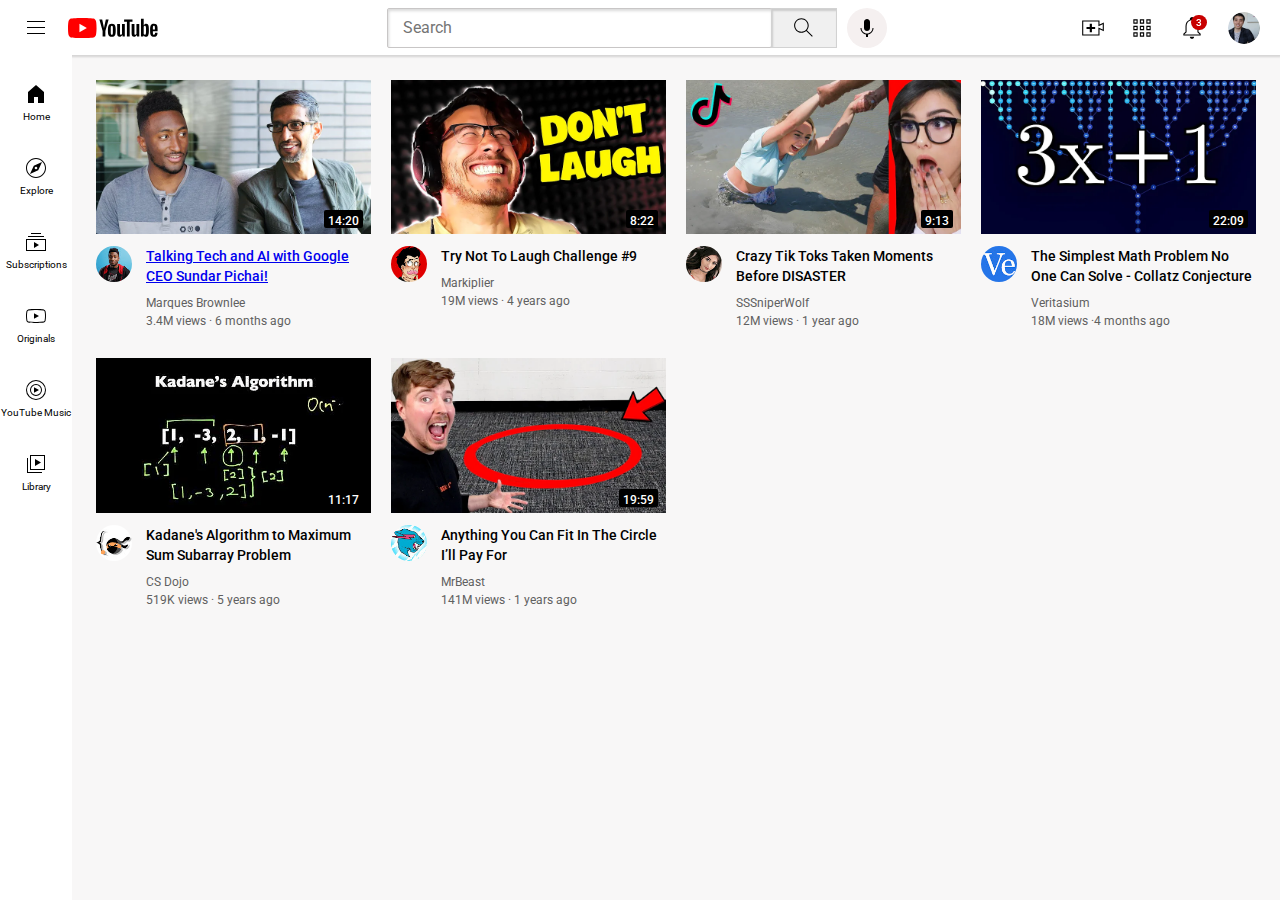
<file: index.html>
<!DOCTYPE html>
<html>
  <head>
    <title>YouTube.com Clone</title>
    <link rel="preconnect" href="https://fonts.googleapis.com" />
    <link rel="preconnect" href="https://fonts.gstatic.com" crossorigin />
    <link
      href="https://fonts.googleapis.com/css2?family=Roboto:ital,wght@0,100..900;1,100..900&display=swap"
      rel="stylesheet"
    />
    <link rel="stylesheet" href="styles/general.css" />
    <link rel="stylesheet" href="styles/header.css" />
    <link rel="stylesheet" href="styles/videos.css" />
    <link rel="stylesheet" href="styles/sidebar.css" />
  </head>
  <body>
    <div class="header">
      <div class="left-section">
        <img class="hamburger" src="icons/hamburger-menu.svg" />
        <img class="youtube-logo" src="icons/youtube-logo.svg" />
      </div>
      <div class="middle-section">
        <input class="search-bar" type="text" placeholder="Search" />
        <button class="search-button">
          <img class="search-icon" src="icons/search.svg" />
          <div class="tooltip">Search</div>
        </button>
        <button class="voice-button">
          <img class="voice-search-icon" src="icons/voice-search-icon.svg" />
          <div class="tooltip">Search with your voice</div>
        </button>
      </div>
      <div class="right-section">
        <div class="upload-icon-container">
          <img class="upload-icon" src="icons/upload.svg" />
          <div class="tooltip">Create</div>
        </div>
        <div class="youtube-apps-icon-container">
          <img class="youtube-apps-icon" src="icons/youtube-apps.svg" />
          <div class="tooltip">YouTube apps</div>
        </div>

        <div class="notifications-icon-container">
          <div class="notifications-count">3</div>
          <img class="notifications-icon" src="icons/notifications.svg" />
          <div class="tooltip">Notifications</div>
        </div>
        <img class="mychannel-icon" src="icons/my-channel.jpeg" />
      </div>
    </div>
    <div class="sidebar">
      <div class="sidebar-link">
        <img src="icons/home.svg" />
        <div>Home</div>
      </div>

      <div class="sidebar-link">
        <img src="icons/explore.svg" />
        <div>Explore</div>
      </div>

      <div class="sidebar-link">
        <img src="icons/subscriptions.svg" />
        <div>Subscriptions</div>
      </div>

      <div class="sidebar-link">
        <img src="icons/originals.svg" />
        <div>Originals</div>
      </div>

      <div class="sidebar-link">
        <img src="icons/youtube-music.svg" />
        <div>YouTube Music</div>
      </div>

      <div class="sidebar-link">
        <img src="icons/library.svg" />
        <div>Library</div>
      </div>
    </div>

    <div class="video-grid">
      <div class="video-preview">
        <div class="thumbnail-row">
          <a href="https://www.youtube.com/watch?v=n2RNcPRtAiY">
            <img class="thumbnail" src="thumbnails/thumbnail-1.webp" />
          <div class="video-time">14:20</div>
        </div>
        <div class="video-info-grid">
          <div class="channel-picture">
            <img class="profile-picture" src="channelpictures/channel-1.jpeg" />
            
          </div>
          </a>
          

          <div class="video-info">
            <p class="video-title">
              <a class="video-link" href="https://www.youtube.com/watch?v=n2RNcPRtAiY">
              Talking Tech and AI with Google CEO Sundar Pichai!
            </p>
          </a>
            <p class="video-author">Marques Brownlee</p>
            <p class="video-stats">3.4M views &#183; 6 months ago</p>
          </div>
        </div>
      </div>

      <div class="video-preview">
        <div class="thumbnail-row">
          <img class="thumbnail" src="thumbnails/thumbnail-2.webp" />
          <div class="video-time">8:22</div>
        </div>
        <div class="video-info-grid">
          <div class="channel-picture">
            <img class="profile-picture" src="channelpictures/channel-2.jpeg" />
          </div>

          <div class="video-info">
            <p class="video-title">Try Not To Laugh Challenge #9</p>
            <p class="video-author">Markiplier</p>
            <p class="video-stats">19M views &#183; 4 years ago</p>
          </div>
        </div>
      </div>
      <div class="video-preview">
        <div class="thumbnail-row">
          <img class="thumbnail" src="thumbnails/thumbnail-7.webp" />
          <div class="video-time">9:13</div>
        </div>
        <div class="video-info-grid">
          <div class="channel-picture">
            <img class="profile-picture" src="channelpictures/channel-4.jpeg" />
          </div>

          <div class="video-info">
            <p class="video-title">
              Crazy Tik Toks Taken Moments Before DISASTER
            </p>
            <p class="video-author">SSSniperWolf</p>
            <p class="video-stats">12M views &#183; 1 year ago</p>
          </div>
        </div>
      </div>

      <div class="video-preview">
        <div class="thumbnail-row">
          <img class="thumbnail" src="thumbnails/thumbnail-8.webp" />
          <div class="video-time">22:09</div>
        </div>
        <div class="video-info-grid">
          <div class="channel-picture">
            <img class="profile-picture" src="channelpictures/channel-5.jpeg" />
          </div>

          <div class="video-info">
            <p class="video-title">
              The Simplest Math Problem No One Can Solve - Collatz Conjecture
            </p>
            <p class="video-author">Veritasium</p>
            <p class="video-stats">18M views &#183;4 months ago</p>
          </div>
        </div>
      </div>
      <div class="video-preview">
        <div class="thumbnail-row">
          <img class="thumbnail" src="thumbnails/thumbnail-9.webp" />
          <div class="video-time">11:17</div>
        </div>
        <div class="video-info-grid">
          <div class="channel-picture">
            <img class="profile-picture" src="channelpictures/channel-6.jpeg" />
          </div>

          <div class="video-info">
            <p class="video-title">
              Kadane's Algorithm to Maximum Sum Subarray Problem
            </p>
            <p class="video-author">CS Dojo</p>
            <p class="video-stats">519K views &#183; 5 years ago</p>
          </div>
        </div>
      </div>

      <div class="video-preview">
        <div class="thumbnail-row">
          <img class="thumbnail" src="thumbnails/thumbnail-10.webp" />
          <div class="video-time">19:59</div>
        </div>
        <div class="video-info-grid">
          <div class="channel-picture">
            <img class="profile-picture" src="channelpictures/channel-7.jpeg" />
          </div>

          <div class="video-info">
            <p class="video-title">
              Anything You Can Fit In The Circle I’ll Pay For
            </p>
            <p class="video-author">MrBeast</p>
            <p class="video-stats">141M views &#183; 1 years ago</p>
          </div>
        </div>
      </div>
    </div>
  </body>
</html>
</file>
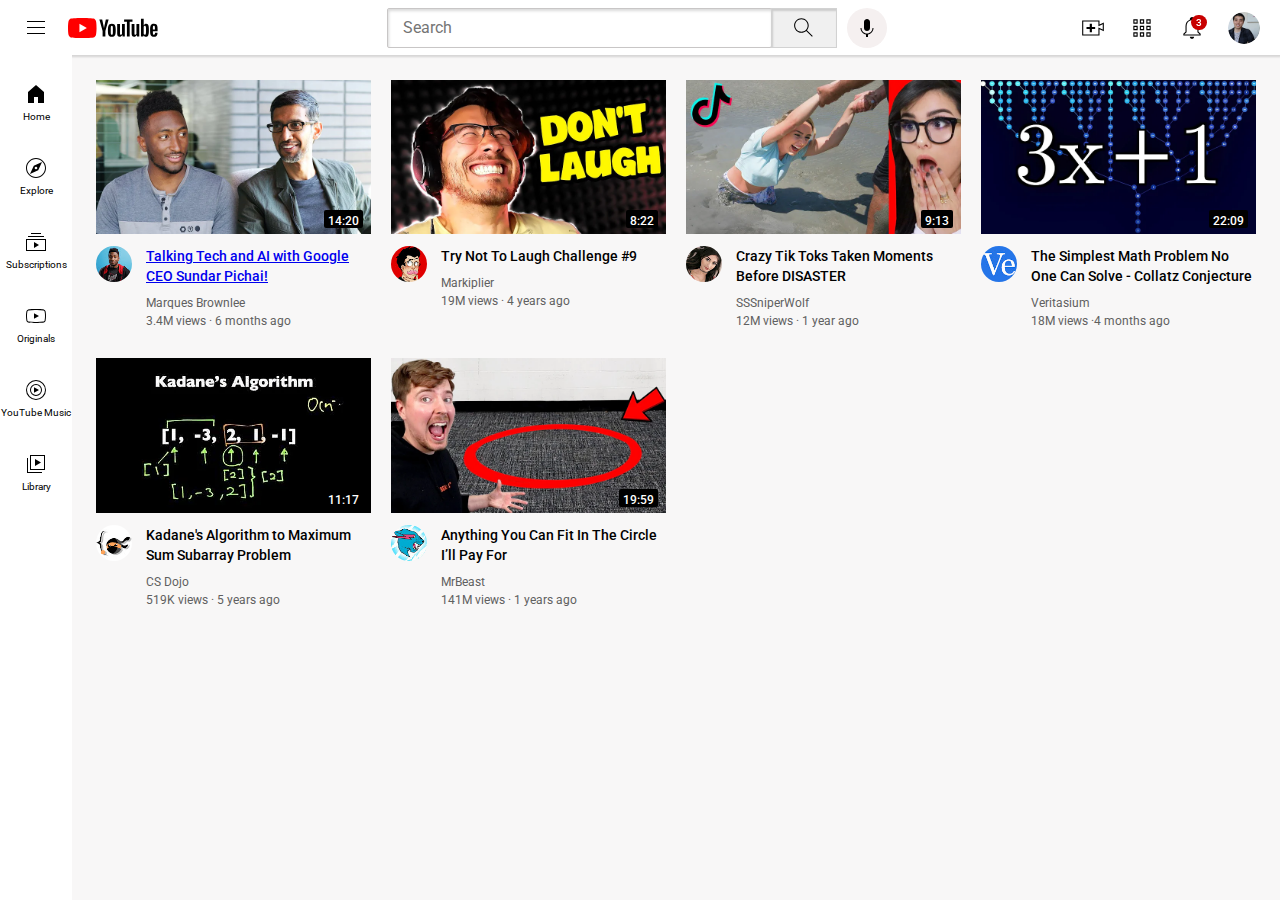
<file: youtube.html>
<!DOCTYPE html>
<html>
  <head>
    <title>YouTube.com Clone</title>
    <link rel="preconnect" href="https://fonts.googleapis.com" />
    <link rel="preconnect" href="https://fonts.gstatic.com" crossorigin />
    <link
      href="https://fonts.googleapis.com/css2?family=Roboto:ital,wght@0,100..900;1,100..900&display=swap"
      rel="stylesheet"
    />
    <link rel="stylesheet" href="styles/general.css" />
    <link rel="stylesheet" href="styles/header.css" />
    <link rel="stylesheet" href="styles/videos.css" />
    <link rel="stylesheet" href="styles/sidebar.css" />
  </head>
  <body>
    <div class="header">
      <div class="left-section">
        <img class="hamburger" src="icons/hamburger-menu.svg" />
        <img class="youtube-logo" src="icons/youtube-logo.svg" />
      </div>
      <div class="middle-section">
        <input class="search-bar" type="text" placeholder="Search" />
        <button class="search-button">
          <img class="search-icon" src="icons/search.svg" />
          <div class="tooltip">Search</div>
        </button>
        <button class="voice-button">
          <img class="voice-search-icon" src="icons/voice-search-icon.svg" />
          <div class="tooltip">Search with your voice</div>
        </button>
      </div>
      <div class="right-section">
        <div class="upload-icon-container">
          <img class="upload-icon" src="icons/upload.svg" />
          <div class="tooltip">Create</div>
        </div>
        <div class="youtube-apps-icon-container">
          <img class="youtube-apps-icon" src="icons/youtube-apps.svg" />
          <div class="tooltip">YouTube apps</div>
        </div>

        <div class="notifications-icon-container">
          <div class="notifications-count">3</div>
          <img class="notifications-icon" src="icons/notifications.svg" />
          <div class="tooltip">Notifications</div>
        </div>
        <img class="mychannel-icon" src="icons/my-channel.jpeg" />
      </div>
    </div>
    <div class="sidebar">
      <div class="sidebar-link">
        <img src="/icons/home.svg" />
        <div>Home</div>
      </div>

      <div class="sidebar-link">
        <img src="/icons/explore.svg" />
        <div>Explore</div>
      </div>

      <div class="sidebar-link">
        <img src="/icons/subscriptions.svg" />
        <div>Subscriptions</div>
      </div>

      <div class="sidebar-link">
        <img src="/icons/originals.svg" />
        <div>Originals</div>
      </div>

      <div class="sidebar-link">
        <img src="/icons/youtube-music.svg" />
        <div>YouTube Music</div>
      </div>

      <div class="sidebar-link">
        <img src="/icons/library.svg" />
        <div>Library</div>
      </div>
    </div>

    <div class="video-grid">
      <div class="video-preview">
        <div class="thumbnail-row">
          <a href="https://www.youtube.com/watch?v=n2RNcPRtAiY">
            <img class="thumbnail" src="thumbnails/thumbnail-1.webp" />
          <div class="video-time">14:20</div>
        </div>
        <div class="video-info-grid">
          <div class="channel-picture">
            <img class="profile-picture" src="channelpictures/channel-1.jpeg" />
            
          </div>
          </a>
          

          <div class="video-info">
            <p class="video-title">
              <a class="video-link" href="https://www.youtube.com/watch?v=n2RNcPRtAiY">
              Talking Tech and AI with Google CEO Sundar Pichai!
            </p>
          </a>
            <p class="video-author">Marques Brownlee</p>
            <p class="video-stats">3.4M views &#183; 6 months ago</p>
          </div>
        </div>
      </div>

      <div class="video-preview">
        <div class="thumbnail-row">
          <img class="thumbnail" src="thumbnails/thumbnail-2.webp" />
          <div class="video-time">8:22</div>
        </div>
        <div class="video-info-grid">
          <div class="channel-picture">
            <img class="profile-picture" src="channelpictures/channel-2.jpeg" />
          </div>

          <div class="video-info">
            <p class="video-title">Try Not To Laugh Challenge #9</p>
            <p class="video-author">Markiplier</p>
            <p class="video-stats">19M views &#183; 4 years ago</p>
          </div>
        </div>
      </div>
      <div class="video-preview">
        <div class="thumbnail-row">
          <img class="thumbnail" src="thumbnails/thumbnail-7.webp" />
          <div class="video-time">9:13</div>
        </div>
        <div class="video-info-grid">
          <div class="channel-picture">
            <img class="profile-picture" src="channelpictures/channel-4.jpeg" />
          </div>

          <div class="video-info">
            <p class="video-title">
              Crazy Tik Toks Taken Moments Before DISASTER
            </p>
            <p class="video-author">SSSniperWolf</p>
            <p class="video-stats">12M views &#183; 1 year ago</p>
          </div>
        </div>
      </div>

      <div class="video-preview">
        <div class="thumbnail-row">
          <img class="thumbnail" src="thumbnails/thumbnail-8.webp" />
          <div class="video-time">22:09</div>
        </div>
        <div class="video-info-grid">
          <div class="channel-picture">
            <img class="profile-picture" src="channelpictures/channel-5.jpeg" />
          </div>

          <div class="video-info">
            <p class="video-title">
              The Simplest Math Problem No One Can Solve - Collatz Conjecture
            </p>
            <p class="video-author">Veritasium</p>
            <p class="video-stats">18M views &#183;4 months ago</p>
          </div>
        </div>
      </div>
      <div class="video-preview">
        <div class="thumbnail-row">
          <img class="thumbnail" src="thumbnails/thumbnail-9.webp" />
          <div class="video-time">11:17</div>
        </div>
        <div class="video-info-grid">
          <div class="channel-picture">
            <img class="profile-picture" src="channelpictures/channel-6.jpeg" />
          </div>

          <div class="video-info">
            <p class="video-title">
              Kadane's Algorithm to Maximum Sum Subarray Problem
            </p>
            <p class="video-author">CS Dojo</p>
            <p class="video-stats">519K views &#183; 5 years ago</p>
          </div>
        </div>
      </div>

      <div class="video-preview">
        <div class="thumbnail-row">
          <img class="thumbnail" src="thumbnails/thumbnail-10.webp" />
          <div class="video-time">19:59</div>
        </div>
        <div class="video-info-grid">
          <div class="channel-picture">
            <img class="profile-picture" src="channelpictures/channel-7.jpeg" />
          </div>

          <div class="video-info">
            <p class="video-title">
              Anything You Can Fit In The Circle I’ll Pay For
            </p>
            <p class="video-author">MrBeast</p>
            <p class="video-stats">141M views &#183; 1 years ago</p>
          </div>
        </div>
      </div>
    </div>
  </body>
</html>
</file>
<file: styles/general.css>
p {
  font-family: Roboto, Arial;
  margin-top: 0;
  margin-bottom: 0;
}
body {
  font-family: Roboto, Arial;
  margin: 0;
  padding-top: 80px;
  padding-left: 96px;
  padding-right: 24px;
  background-color: rgb(248, 247, 247);
}
</file>
<file: styles/header.css>
.header {
  height: 55px;
  display: flex;
  flex-direction: row;
  justify-content: space-between;
  align-items: center;
  margin-top: 0;
  margin-bottom: 0;
  position: fixed;
  top: 0;
  left: 0;
  right: 0;
  background-color: white;
  border-bottom: rgb(216, 215, 215);
  border-bottom-style: solid;
  border-bottom-width: 1px;
  box-shadow: 1px 1px 2px rgba(0 0, 0, 0.15);
  z-index: 100;
  cursor: pointer;
}
.left-section {
  display: flex;
  align-items: center;
}
.hamburger {
  height: 24px;
  margin-left: 24px;
  margin-right: 20px;
}
.youtube-logo {
  height: 20px;
}
.middle-section {
  display: flex;

  flex: 1;
  margin-left: 70px;
  margin-right: 35px;
  max-width: 500px;
  align-items: center;
}
.search-bar {
  height: 36px;
  padding-left: 15px;
  flex: 1;
  font-size: 16px;
  border: rgb(200, 198, 198);
  border-style: solid;
  border-width: 1px;
  border-radius: 2px;
  box-shadow: inset 1px 2px 3px rgba(0 0, 0, 0.15);
  width: 0;
}
.search-bar::placeholder {
  font-family: Roboto, Arial;
  font-size: 16px;
}
.search-button {
  height: 40px;
  width: 66px;
  border: rgb(210, 210, 210);
  border-style: solid;
  border-width: 1px;

  box-shadow: inset 1px 2px 2px rgba(0 0, 0, 0.15);
  background-color: rgb(240, 240, 240);
  margin-left: -1px;
  margin-right: 10px;
  position: relative;
}
.search-button,
.voice-button,
.upload-icon-container,
.youtube-apps-icon-container,
.notifications-icon-container {
  position: relative;
  display: flex;
  align-items: center;
  justify-content: center;
}
.search-button .tooltip,
.voice-button .tooltip,
.upload-icon-container .tooltip,
.youtube-apps-icon-container .tooltip,
.notifications-icon-container .tooltip {
  background-color: rgb(117, 117, 117);
  color: white;
  border: none;
  border-radius: 2px;
  bottom: -30px;
  position: absolute;
  padding-left: 3px;
  padding-right: 3px;
  padding-top: 3px;
  padding-bottom: 3px;
  opacity: 0;
  transition: opacity 0.15s;
  pointer-events: none;
  white-space: nowrap;
}
.search-button:hover .tooltip,
.voice-button:hover .tooltip,
.upload-icon-container:hover .tooltip,
.youtube-apps-icon-container:hover .tooltip,
.notifications-icon-container:hover .tooltip {
  opacity: 1;
}

.search-icon {
  height: 25px;
}

.voice-button {
  border-radius: 20px;

  height: 40px;
  width: 40px;
  padding-left: 5px;
  padding-right: 5px;
  border: none;
  background-color: rgb(245, 240, 240);
}
.voice-search-icon {
  height: 24px;
}

.right-section {
  width: 180px;
  display: flex;
  align-items: center;
  justify-content: space-between;
  margin-right: 20px;
  flex-shrink: 0;
}
.upload-icon {
  height: 26px;
}
.youtube-apps-icon {
  height: 26px;
}
.notifications-icon {
  height: 26px;
}
.notifications-icon-container {
  position: relative;
}
.notifications-count {
  position: absolute;
  font-family: Roboto, Arial;
  font-weight: 500;
  top: -0px;
  right: -2px;

  font-size: 10px;
  background-color: rgb(200, 0, 0);
  color: white;
  border-radius: 10px;
  border: none;
  padding-left: 5px;
  padding-right: 5px;
  padding-top: 2px;
  padding-bottom: 2px;
}
.mychannel-icon {
  height: 32px;
  border-radius: 16px;
}
</file>
<file: styles/videos.css>
.thumbnail {
  width: 100%;
}

.video-title {
  font-weight: 500;
  font-size: 14px;
  line-height: 20px;
  margin-bottom: 10px;
}

.video-info-grid {
  display: grid;
  grid-template-columns: 50px 1fr;
}

.profile-picture {
  width: 36px;
  border-radius: 50px;
}

.thumbnail-row {
  margin-bottom: 8px;
  position: relative;
}
.video-author,
.video-stats {
  color: rgb(96, 96, 96);
  font-size: 12px;
  margin-top: 0;
}
.video-author {
  margin-bottom: 4px;
}
.video-grid {
  display: grid;
  grid-template-columns: 1fr 1fr 1fr;
  column-gap: 20px;
  row-gap: 30px;
}

@media (max-width: 750px) {
  .video-grid {
    grid-template-columns: 1fr 1fr;
  }
}
@media (min-width: 751px) and (max-width: 999) {
  .video-grid {
    grid-template-columns: 1fr 1fr 1fr;
  }
}

@media (min-width: 1000px) {
  .video-grid {
    grid-template-columns: 1fr 1fr 1fr 1fr;
  }
}

.video-time {
  font-family: Roboto, Arial;
  font-size: 12px;
  font-weight: 500;
  padding-left: 4px;
  padding-right: 4px;
  padding-top: 4px;
  padding-right: 4px;
  border-radius: 2px;

  background-color: black;
  color: white;
  position: absolute;
  bottom: 10px;
  right: 8px;
}
</file>
<file: styles/sidebar.css>
.sidebar {
  position: fixed;
  bottom: 0;
  top: 55px;
  left: 0;
  width: 72px;
  background-color: white;
  z-index: 200;
  padding-top: 10px;
}
.sidebar-link {
  height: 74px;
  display: flex;
  flex-direction: column;
  align-items: center;
  justify-content: center;
  cursor: pointer;
}
.sidebar-link:hover {
  background-color: rgb(232, 232, 232);
}
.sidebar-link img {
  height: 24px;
  margin-bottom: 5px;
}
.sidebar-link div {
  font-family: Roboto, Arial;
  font-size: 10px;
}
</file>
